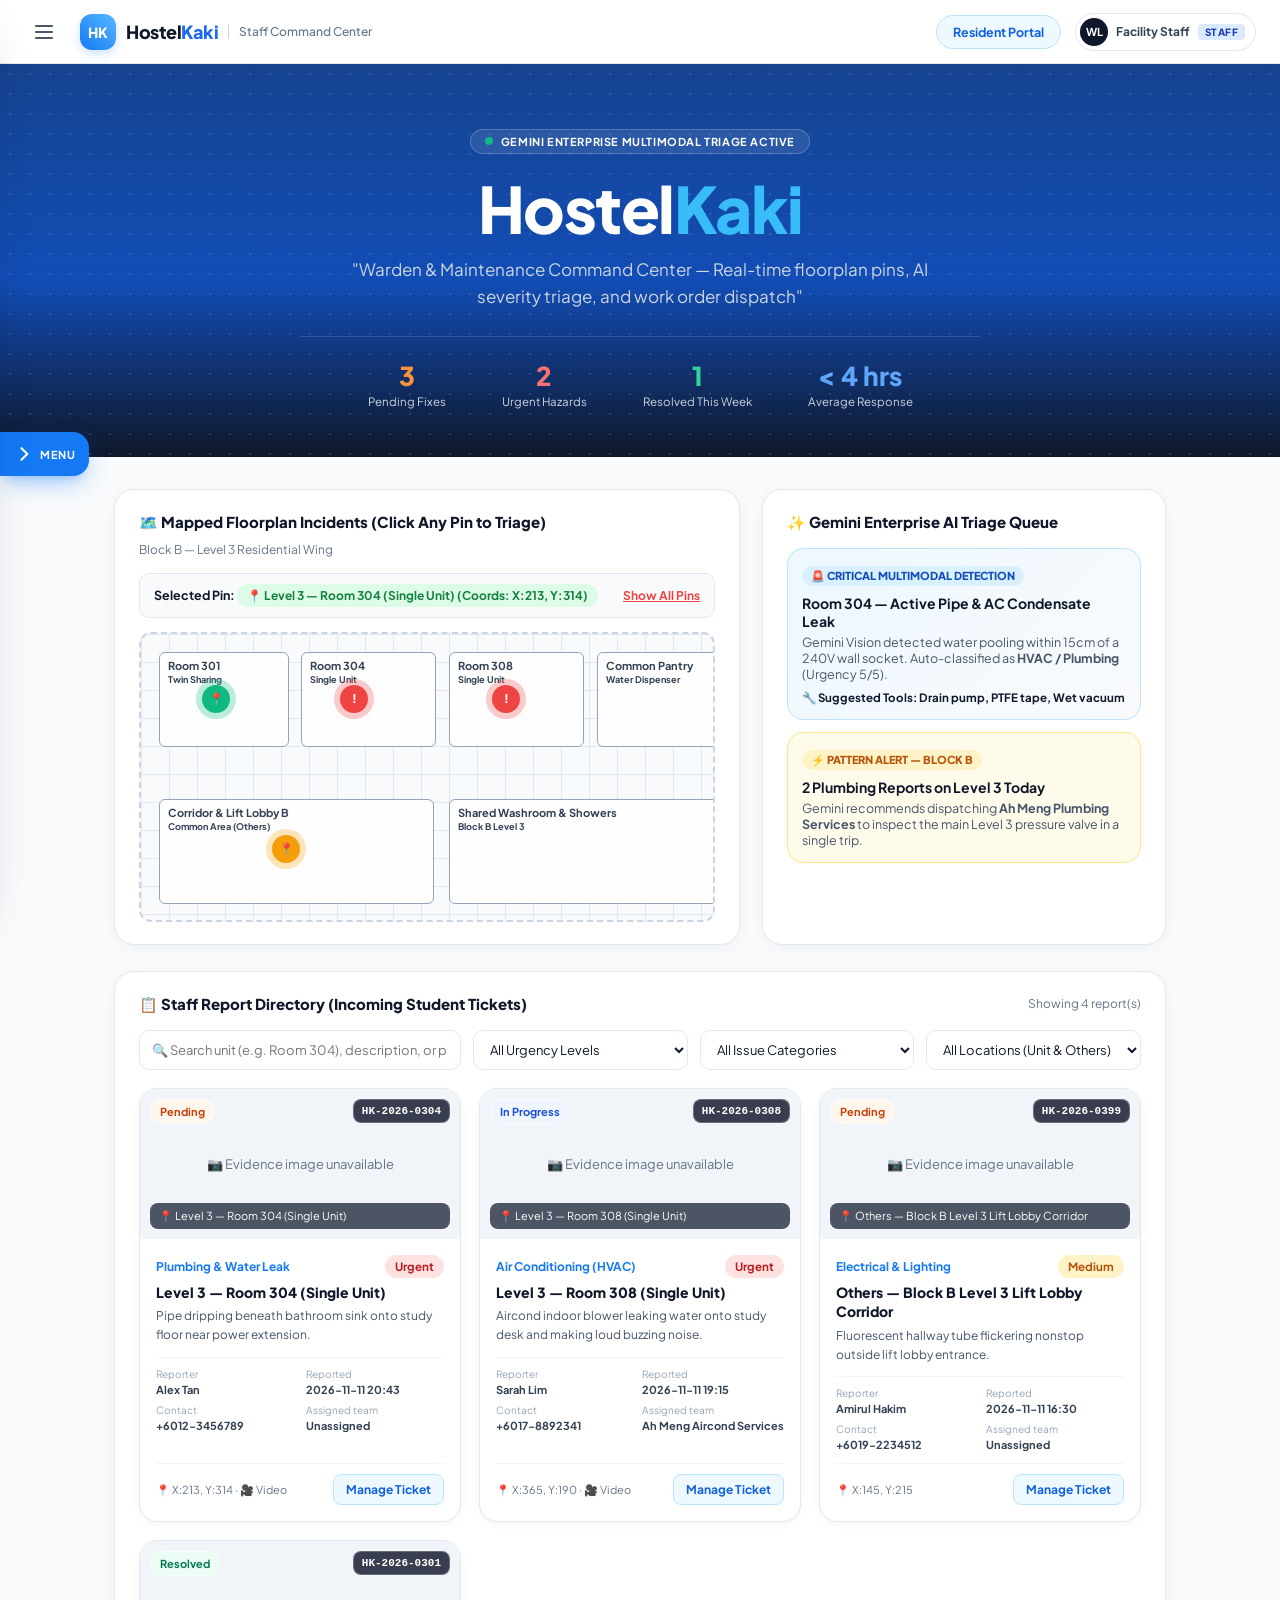
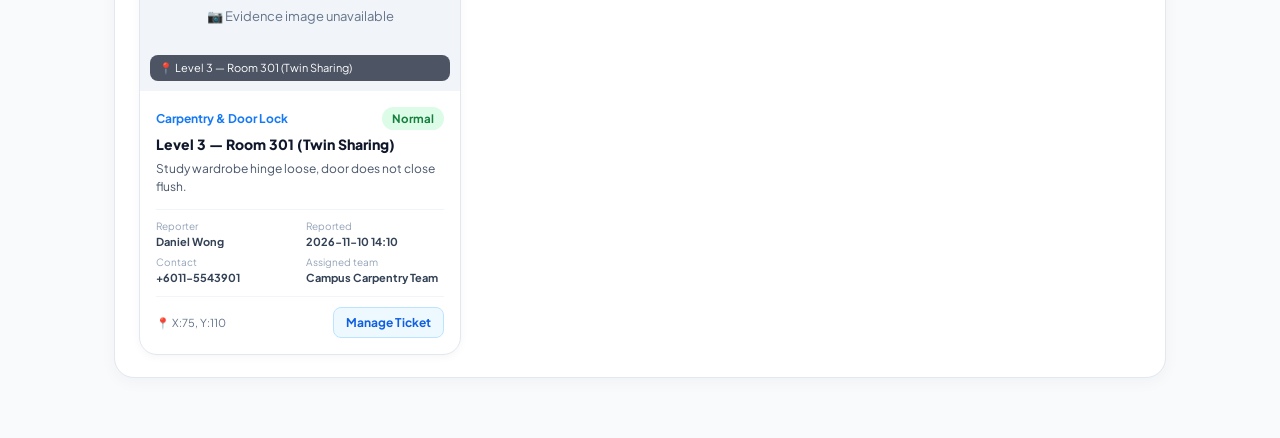
<file: warden.html>
<!DOCTYPE html>
<html lang="en">
<head>
  <meta charset="UTF-8" />
  <meta name="viewport" content="width=device-width, initial-scale=1.0" />
  <title>HostelKaki | Staff Command & Report Directory</title>
  <link rel="preconnect" href="https://fonts.googleapis.com">
  <link rel="preconnect" href="https://fonts.gstatic.com" crossorigin>
  <link href="https://fonts.googleapis.com/css2?family=Plus+Jakarta+Sans:wght@400;500;600;700;800&family=Inter:wght@400;500;600;700&display=swap" rel="stylesheet">
  <link rel="stylesheet" href="styles.css">
  <style>
    :root {
      --primary-blue: #1579f5;
      --deep-blue: #15438f;
      --sky-blue: #56b8ff;
      --accent-orange: #ff6b35;
      --urgent-red: #ef4444;
      --medium-amber: #f59e0b;
      --normal-green: #10b981;
      --bg-page: #f8fafc;
      --text-dark: #0f172a;
      --text-muted: #64748b;
      --border-color: #e2e8f0;
    }

    * { box-sizing: border-box; margin: 0; padding: 0; font-family: 'Plus Jakarta Sans', 'Inter', sans-serif; }

    body {
      background: var(--bg-page);
      color: var(--text-dark);
      min-height: 100vh;
    }

    .floating-menu-btn {
      position: fixed;
      left: 0;
      top: 48%;
      background: #1d6bf3;
      color: #fff;
      border: none;
      border-radius: 0 10px 10px 0;
      padding: 12px 14px;
      font-size: 11px;
      font-weight: 700;
      letter-spacing: 0.5px;
      cursor: pointer;
      box-shadow: 2px 4px 12px rgba(29, 107, 243, 0.35);
      z-index: 50;
      display: flex;
      align-items: center;
      gap: 6px;
    }

    .navbar {
      background: #ffffff;
      height: 68px;
      padding: 0 36px;
      display: flex;
      align-items: center;
      justify-content: space-between;
      border-bottom: 1px solid var(--border-color);
      position: sticky;
      top: 0;
      z-index: 40;
    }

    .nav-left { display: flex; align-items: center; gap: 16px; }

    .hamburger {
      font-size: 20px;
      color: #475569;
      cursor: pointer;
      user-select: none;
    }

    .brand {
      display: flex;
      align-items: center;
      gap: 10px;
      text-decoration: none;
    }

    .hk-badge {
      background: #1d6bf3;
      color: #fff;
      font-weight: 800;
      font-size: 14px;
      width: 34px;
      height: 34px;
      border-radius: 8px;
      display: flex;
      align-items: center;
      justify-content: center;
    }

    .brand-title {
      font-size: 20px;
      font-weight: 800;
      color: #0f172a;
      letter-spacing: -0.5px;
    }

    .brand-title span { color: #1d6bf3; }

    .portal-tag {
      font-size: 12px;
      color: var(--text-muted);
      border-left: 1px solid #cbd5e1;
      padding-left: 10px;
      font-weight: 500;
    }

    .nav-links {
      display: flex;
      gap: 28px;
      list-style: none;
    }

    .nav-links a {
      text-decoration: none;
      font-size: 14px;
      font-weight: 500;
      color: #475569;
      transition: 0.2s;
      cursor: pointer;
    }

    .nav-links a.active, .nav-links a:hover {
      color: #1d6bf3;
      font-weight: 700;
    }

    .nav-right {
      display: flex;
      align-items: center;
      gap: 14px;
    }

    .btn-resident-switch {
      background: #eff6ff;
      color: #1d6bf3;
      border: 1px solid #bfdbfe;
      padding: 8px 16px;
      border-radius: 999px;
      font-size: 12.5px;
      font-weight: 700;
      text-decoration: none;
      transition: 0.2s;
    }

    .btn-resident-switch:hover {
      background: #1d6bf3;
      color: #ffffff;
    }

    .user-pill {
      display: flex;
      align-items: center;
      gap: 8px;
      background: #f8fafc;
      border: 1px solid #e2e8f0;
      padding: 4px 10px 4px 4px;
      border-radius: 999px;
    }

    .avatar-circle {
      width: 28px;
      height: 28px;
      border-radius: 50%;
      background: #0f172a;
      color: #fff;
      font-size: 11px;
      font-weight: 700;
      display: flex;
      align-items: center;
      justify-content: center;
    }

    .role-select-dropdown {
      border: none;
      background: transparent;
      font-size: 12.5px;
      font-weight: 700;
      color: #1e293b;
      cursor: pointer;
      outline: none;
    }

    .role-badge-staff {
      background: #dbeafe;
      color: #1e40af;
      font-size: 10px;
      font-weight: 800;
      padding: 2px 7px;
      border-radius: 4px;
      letter-spacing: 0.4px;
    }

    .hero-banner {
      background: radial-gradient(circle at 50% 20%, #175bc7 0%, #09275e 100%);
      color: #fff;
      padding: 40px 24px 36px;
      text-align: center;
      position: relative;
    }

    .hero-banner::before {
      content: "";
      position: absolute;
      inset: 0;
      background-image: radial-gradient(rgba(255,255,255,0.12) 1px, transparent 1px);
      background-size: 20px 20px;
      pointer-events: none;
    }

    .hero-pill {
      display: inline-flex;
      align-items: center;
      gap: 8px;
      background: rgba(255,255,255,0.1);
      border: 1px solid rgba(255,255,255,0.2);
      padding: 5px 14px;
      border-radius: 999px;
      font-size: 11px;
      font-weight: 700;
      letter-spacing: 0.6px;
      margin-bottom: 14px;
    }

    .hero-pill .dot {
      width: 8px;
      height: 8px;
      background: #10b981;
      border-radius: 50%;
    }

    .hero-title {
      font-size: 42px;
      font-weight: 800;
      letter-spacing: -1px;
      margin-bottom: 8px;
    }

    .hero-title span { color: #38bdf8; }

    .hero-sub {
      font-size: 15px;
      color: #cbd5e1;
      max-width: 580px;
      margin: 0 auto 26px;
    }

    .stats-row {
      display: flex;
      justify-content: center;
      gap: 56px;
      border-top: 1px solid rgba(255,255,255,0.15);
      max-width: 680px;
      margin: 0 auto;
      padding-top: 22px;
      flex-wrap: wrap;
    }

    .stat-item h3 { font-size: 26px; font-weight: 800; margin-bottom: 2px; }
    .stat-item p { font-size: 11.5px; color: #cbd5e1; }
    .stat-orange { color: #fb923c; }
    .stat-red { color: #f87171; }
    .stat-green { color: #34d399; }
    .stat-blue { color: #60a5fa; }

    .container {
      max-width: 1240px;
      margin: 28px auto 60px;
      padding: 0 24px;
    }

    .top-grid {
      display: grid;
      grid-template-columns: 1.55fr 1fr;
      gap: 22px;
      margin-bottom: 26px;
    }

    @media (max-width: 960px) {
      .top-grid { grid-template-columns: 1fr; }
      .nav-links { display: none; }
      .ticket-cards { grid-template-columns: repeat(2, minmax(0, 1fr)); }
    }

    .card {
      background: #ffffff;
      border-radius: 16px;
      border: 1px solid var(--border-color);
      padding: 22px 24px;
      box-shadow: 0 4px 16px rgba(15, 23, 42, 0.03);
    }

    .card-header {
      display: flex;
      align-items: center;
      justify-content: space-between;
      margin-bottom: 16px;
      flex-wrap: wrap;
      gap: 10px;
    }

    .card-title {
      font-size: 15px;
      font-weight: 800;
      color: var(--text-dark);
      display: flex;
      align-items: center;
      gap: 8px;
    }

    .selected-pin-bar {
      background: #f8fafc;
      border: 1px solid #e2e8f0;
      border-radius: 10px;
      padding: 10px 14px;
      display: flex;
      align-items: center;
      justify-content: space-between;
      margin-bottom: 14px;
      font-size: 12.5px;
    }

    .pin-green-badge {
      background: #dcfce7;
      color: #15803d;
      font-weight: 700;
      padding: 4px 10px;
      border-radius: 999px;
      font-size: 12px;
      display: inline-flex;
      align-items: center;
      gap: 5px;
    }

    .floorplan-box {
      position: relative;
      width: 100%;
      height: 290px;
      background: #f8fafc;
      border: 2px dashed #cbd5e1;
      border-radius: 12px;
      overflow: hidden;
      background-image:
        linear-gradient(to right, #e2e8f0 1px, transparent 1px),
        linear-gradient(to bottom, #e2e8f0 1px, transparent 1px);
      background-size: 28px 28px;
    }

    .room-block {
      position: absolute;
      border: 1.5px solid #94a3b8;
      background: rgba(255, 255, 255, 0.85);
      border-radius: 6px;
      padding: 6px 8px;
      font-size: 11px;
      font-weight: 700;
      color: #334155;
      pointer-events: none;
    }

    .map-pin {
      position: absolute;
      transform: translate(-50%, -50%);
      width: 28px;
      height: 28px;
      border-radius: 50%;
      color: #fff;
      font-size: 12px;
      font-weight: 800;
      display: flex;
      align-items: center;
      justify-content: center;
      cursor: pointer;
      box-shadow: 0 0 0 5px rgba(239, 68, 68, 0.25);
      transition: transform 0.15s;
      z-index: 5;
    }

    .map-pin:hover { transform: translate(-50%, -50%) scale(1.2); }
    .pin-Urgent { background: var(--urgent-red); box-shadow: 0 0 0 6px rgba(239,68,68,0.28); }
    .pin-Medium { background: var(--medium-amber); box-shadow: 0 0 0 6px rgba(245,158,11,0.28); }
    .pin-Normal { background: var(--normal-green); box-shadow: 0 0 0 6px rgba(16,185,129,0.28); }

    .ai-insight-box {
      background: linear-gradient(135deg, #eff6ff 0%, #f8fafc 100%);
      border: 1px solid #bfdbfe;
      border-radius: 12px;
      padding: 14px;
      margin-bottom: 12px;
    }

    .ai-tag {
      display: inline-flex;
      align-items: center;
      gap: 5px;
      font-size: 11px;
      font-weight: 800;
      color: #1d4ed8;
      background: #dbeafe;
      padding: 3px 9px;
      border-radius: 999px;
      margin-bottom: 8px;
    }

    .filter-bar {
      display: grid;
      grid-template-columns: 1.5fr 1fr 1fr 1fr;
      gap: 12px;
      margin-bottom: 18px;
    }

    @media (max-width: 800px) {
      .filter-bar { grid-template-columns: 1fr 1fr; }
      .ticket-cards { grid-template-columns: repeat(2, minmax(0, 1fr)); }
    }

    .input-ctrl, .select-ctrl {
      width: 100%;
      padding: 10px 12px;
      border: 1.5px solid var(--border-color);
      border-radius: 10px;
      font-size: 13px;
      background: #fff;
      color: var(--text-dark);
      outline: none;
    }

    .input-ctrl:focus, .select-ctrl:focus {
      border-color: #1579f5;
      box-shadow: 0 0 0 3px rgba(21, 121, 245, 0.12);
    }

    .ticket-cards {
      display: grid;
      grid-template-columns: repeat(3, minmax(0, 1fr));
      gap: 18px;
    }

    .ticket-card {
      display: flex;
      flex-direction: column;
      min-width: 0;
      overflow: hidden;
      border: 1px solid #e2e8f0;
      border-radius: 18px;
      background: #fff;
      box-shadow: 0 2px 8px rgba(15, 23, 42, 0.04);
      transition: box-shadow 0.2s, transform 0.2s;
    }

    .ticket-card:hover {
      transform: translateY(-2px);
      box-shadow: 0 10px 24px rgba(15, 23, 42, 0.1);
    }

    .ticket-card-media {
      position: relative;
      height: 150px;
      overflow: hidden;
      background: #f1f5f9;
    }

    .ticket-card-media img {
      width: 100%;
      height: 100%;
      object-fit: cover;
    }

    .ticket-media-placeholder {
      display: flex;
      align-items: center;
      justify-content: center;
      width: 100%;
      height: 100%;
      color: #64748b;
      font-size: 13px;
    }

    .ticket-card-status,
    .ticket-card-id,
    .ticket-card-location {
      position: absolute;
      z-index: 1;
      max-width: calc(100% - 20px);
      overflow: hidden;
      text-overflow: ellipsis;
      white-space: nowrap;
    }

    .ticket-card-status {
      top: 10px;
      left: 10px;
      padding: 5px 9px;
      border: 1px solid rgba(255, 255, 255, 0.6);
      border-radius: 999px;
      background: rgba(255, 255, 255, 0.92);
      color: #334155;
      font-size: 11px;
      font-weight: 700;
    }

    .ticket-card-status.status-PENDING { background: #fff7ed; color: #c2410c; }
    .ticket-card-status.status-DISPATCHED { background: #eff6ff; color: #1d4ed8; }
    .ticket-card-status.status-RESOLVED { background: #ecfdf5; color: #047857; }

    .ticket-card-id {
      top: 10px;
      right: 10px;
      max-width: 48%;
      padding: 5px 8px;
      border: 1px solid rgba(255, 255, 255, 0.25);
      border-radius: 8px;
      background: rgba(15, 23, 42, 0.82);
      color: #fff;
      font-family: monospace;
      font-size: 11px;
      font-weight: 700;
    }

    .ticket-card-location {
      right: 10px;
      bottom: 10px;
      left: 10px;
      max-width: none;
      padding: 6px 9px;
      border-radius: 8px;
      background: rgba(15, 23, 42, 0.72);
      color: #fff;
      font-size: 11px;
    }

    .ticket-card-body {
      display: flex;
      flex: 1;
      flex-direction: column;
      gap: 12px;
      padding: 16px;
    }

    .ticket-card-meta,
    .ticket-card-footer {
      display: flex;
      align-items: center;
      justify-content: space-between;
      gap: 8px;
    }

    .ticket-card-category {
      min-width: 0;
      overflow: hidden;
      color: #1579f5;
      font-size: 12px;
      font-weight: 700;
      text-overflow: ellipsis;
      white-space: nowrap;
    }

    .ticket-card-title {
      margin-top: 5px;
      color: #0f172a;
      font-size: 14px;
      font-weight: 800;
      line-height: 1.4;
    }

    .ticket-card-description {
      display: -webkit-box;
      overflow: hidden;
      margin-top: 5px;
      color: #475569;
      font-size: 12px;
      line-height: 1.55;
      -webkit-box-orient: vertical;
      -webkit-line-clamp: 3;
    }

    .ticket-card-details {
      display: grid;
      grid-template-columns: 1fr 1fr;
      gap: 8px 12px;
      padding-top: 10px;
      border-top: 1px solid #f1f5f9;
    }

    .ticket-card-details span,
    .ticket-card-details strong {
      display: block;
      overflow: hidden;
      text-overflow: ellipsis;
      white-space: nowrap;
    }

    .ticket-card-details span { color: #94a3b8; font-size: 10px; }
    .ticket-card-details strong { margin-top: 3px; color: #334155; font-size: 11px; }

    .ticket-card-footer {
      margin-top: auto;
      padding-top: 10px;
      border-top: 1px solid #f1f5f9;
      color: #64748b;
      font-size: 11px;
    }

    .ticket-card-footer .btn-action { flex: 0 0 auto; }

    .directory-empty {
      padding: 40px 16px;
      color: #64748b;
      text-align: center;
    }

    .badge {
      display: inline-flex;
      align-items: center;
      gap: 5px;
      padding: 4px 10px;
      border-radius: 999px;
      font-size: 11.5px;
      font-weight: 700;
    }

    .badge-Urgent { background: #fee2e2; color: #b91c1c; }
    .badge-Medium { background: #fef3c7; color: #b45309; }
    .badge-Normal { background: #dcfce7; color: #15803d; }

    .status-pill {
      padding: 4px 9px;
      border-radius: 6px;
      font-size: 11px;
      font-weight: 700;
      background: #e2e8f0;
      color: #334155;
    }

    .status-RESOLVED { background: #dcfce7; color: #15803d; }
    .status-DISPATCHED { background: #dbeafe; color: #1e40af; }
    .status-PENDING { background: #ffedd5; color: #c2410c; }

    .btn-action {
      background: #eff6ff;
      color: #1d6bf3;
      border: 1px solid #bfdbfe;
      padding: 7px 12px;
      border-radius: 8px;
      font-size: 12px;
      font-weight: 700;
      cursor: pointer;
      transition: 0.15s;
    }

    .btn-action:hover { background: #1d6bf3; color: #fff; }

    .modal-backdrop {
      position: fixed;
      inset: 0;
      background: rgba(15, 23, 42, 0.6);
      display: none;
      align-items: center;
      justify-content: center;
      padding: 20px;
      z-index: 100;
    }

    .modal-backdrop.open { display: flex; }

    .modal-content {
      background: #ffffff;
      width: 100%;
      max-width: 860px;
      max-height: 92vh;
      overflow-y: auto;
      border-radius: 18px;
      padding: 28px 32px;
      box-shadow: 0 25px 50px -12px rgba(0,0,0,0.35);
    }

    .form-row-2 {
      display: grid;
      grid-template-columns: 1fr 1fr;
      gap: 18px;
      margin-bottom: 16px;
    }

    .field-label {
      display: block;
      font-size: 11px;
      font-weight: 800;
      text-transform: uppercase;
      color: #1e293b;
      margin-bottom: 6px;
      letter-spacing: 0.4px;
    }

    .btn-cancel {
      background: #fff;
      border: 1px solid #cbd5e1;
      padding: 10px 20px;
      border-radius: 10px;
      font-weight: 600;
      cursor: pointer;
    }

    .btn-orange-submit {
      background: linear-gradient(135deg, #ff7a3d, #f0521a);
      color: #fff;
      border: none;
      padding: 12px 22px;
      border-radius: 10px;
      font-weight: 700;
      cursor: pointer;
      box-shadow: 0 4px 14px rgba(240, 82, 26, 0.3);
    }

    .navbar {
      height: 64px;
      padding: 0;
      box-shadow: 0 1px 2px rgba(15, 23, 42, 0.03);
    }

    .navbar-content {
      display: flex;
      align-items: center;
      justify-content: space-between;
      gap: 20px;
      width: 100%;
      max-width: 1280px;
      height: 100%;
      margin: 0 auto;
      padding: 0 24px;
    }

    .header-menu-btn {
      display: flex;
      align-items: center;
      justify-content: center;
      width: 40px;
      height: 40px;
      border: 0;
      border-radius: 12px;
      background: transparent;
      color: #475569;
      cursor: pointer;
    }

    .header-menu-btn:hover { background: #f1f5f9; color: #1579f5; }
    .header-menu-btn svg { width: 24px; height: 24px; }

    .staff-quick-nav {
      display: flex;
      align-items: center;
      gap: 4px;
    }

    .staff-quick-nav a {
      padding: 8px 11px;
      border-radius: 10px;
      color: #475569;
      font-size: 13px;
      font-weight: 600;
      text-decoration: none;
      white-space: nowrap;
    }

    .staff-quick-nav a:hover,
    .staff-quick-nav a.active {
      background: #eef8ff;
      color: #0e60e1;
    }

    .staff-header-account {
      display: flex;
      align-items: center;
      gap: 8px;
      max-width: 290px;
      padding: 4px 10px 4px 4px;
      border: 1px solid #e2e8f0;
      border-radius: 999px;
      background: #fff;
    }

    .staff-header-account-name {
      overflow: hidden;
      color: #334155;
      font-size: 12px;
      font-weight: 700;
      text-overflow: ellipsis;
      white-space: nowrap;
    }

    .staff-drawer-backdrop {
      position: fixed;
      inset: 0;
      z-index: 49;
      background: rgba(15, 23, 42, 0.5);
      backdrop-filter: blur(4px);
      opacity: 0;
      pointer-events: none;
      transition: opacity 0.25s ease;
    }

    .staff-drawer-backdrop.is-open {
      opacity: 1;
      pointer-events: auto;
    }

    .staff-sidebar {
      position: fixed;
      inset: 0 auto 0 0;
      z-index: 50;
      display: flex;
      flex-direction: column;
      width: 320px;
      max-width: 85vw;
      background: #fff;
      border-right: 1px solid #e2e8f0;
      box-shadow: 0 25px 50px -12px rgba(15, 23, 42, 0.3);
      transform: translateX(-105%);
      transition: transform 0.3s ease-in-out;
    }

    .staff-sidebar.is-open { transform: translateX(0); }

    .staff-sidebar-header {
      display: flex;
      align-items: center;
      justify-content: space-between;
      padding: 20px;
      color: #fff;
      background: linear-gradient(110deg, #15438f, #124db6);
    }

    .staff-sidebar-brand {
      display: flex;
      align-items: center;
      gap: 12px;
    }

    .staff-sidebar-logo {
      display: flex;
      align-items: center;
      justify-content: center;
      width: 40px;
      height: 40px;
      border: 1px solid rgba(255, 255, 255, 0.2);
      border-radius: 12px;
      background: rgba(255, 255, 255, 0.1);
      color: #8ed2ff;
      font-size: 18px;
      font-weight: 800;
    }

    .staff-sidebar-header h2 { font-size: 17px; font-weight: 800; }
    .staff-sidebar-header p { margin-top: 2px; color: #bce4ff; font-size: 11px; }

    .staff-sidebar-close {
      display: flex;
      align-items: center;
      justify-content: center;
      width: 38px;
      height: 38px;
      border: 0;
      border-radius: 10px;
      background: transparent;
      color: #fff;
      cursor: pointer;
    }

    .staff-sidebar-close:hover { background: rgba(255, 255, 255, 0.12); }
    .staff-sidebar-close svg { width: 22px; height: 22px; }

    .staff-sidebar-profile {
      display: flex;
      align-items: center;
      gap: 12px;
      padding: 16px;
      border-bottom: 1px solid #e2e8f0;
      background: #f8fafc;
    }

    .staff-sidebar-profile .avatar-circle {
      width: 44px;
      height: 44px;
      flex: 0 0 auto;
      border: 2px solid #bce4ff;
      background: #d9f0ff;
      color: #124db6;
      font-size: 13px;
    }

    .staff-sidebar-profile-copy { min-width: 0; }
    .staff-sidebar-profile-name {
      overflow: hidden;
      color: #1e293b;
      font-size: 13px;
      font-weight: 700;
      text-overflow: ellipsis;
      white-space: nowrap;
    }

    .staff-sidebar-profile-role {
      margin-top: 3px;
      color: #64748b;
      font-size: 11px;
    }

    .staff-sidebar-nav {
      flex: 1;
      overflow-y: auto;
      padding: 16px;
    }

    .staff-sidebar-nav a {
      display: flex;
      align-items: center;
      gap: 12px;
      margin-bottom: 4px;
      padding: 12px 14px;
      border-radius: 12px;
      color: #475569;
      font-size: 13px;
      font-weight: 600;
      text-decoration: none;
      transition: background 0.18s, color 0.18s;
    }

    .staff-sidebar-nav a:hover,
    .staff-sidebar-nav a.active {
      background: #eef8ff;
      color: #0e60e1;
    }

    .staff-sidebar-nav svg {
      width: 20px;
      height: 20px;
      flex: 0 0 auto;
      color: #94a3b8;
    }

    .staff-sidebar-nav a:hover svg,
    .staff-sidebar-nav a.active svg { color: #1579f5; }

    .staff-sidebar-footer {
      padding: 16px;
      border-top: 1px solid #e2e8f0;
      background: #f8fafc;
    }

    .staff-sidebar-footer a {
      display: block;
      padding: 11px 14px;
      border-radius: 12px;
      background: #1e293b;
      color: #fff;
      font-size: 13px;
      font-weight: 700;
      text-align: center;
      text-decoration: none;
    }

    .staff-sidebar-footer a:hover { background: #0f172a; }

    body.drawer-open { overflow: hidden; }

    .floating-menu-btn {
      background: #1579f5;
      border-radius: 0 16px 16px 0;
      box-shadow: 0 10px 25px -5px rgba(21, 121, 245, 0.4), 0 8px 10px -6px rgba(21, 121, 245, 0.2);
      z-index: 40;
    }

    .hk-badge {
      width: 36px;
      height: 36px;
      border-radius: 12px;
      background: linear-gradient(45deg, #1579f5, #56b8ff);
      box-shadow: 0 4px 10px rgba(21, 121, 245, 0.2);
    }

    .brand-title {
      font-size: 18px;
      letter-spacing: -0.5px;
    }

    .brand, .portal-tag, .nav-links a {
      white-space: nowrap;
    }

    .hero-banner {
      background: linear-gradient(180deg, #15438f 0%, #124db6 55%, #0f172a 100%);
      padding: 64px 24px 48px;
    }

    .hero-title {
      font-size: clamp(42px, 6vw, 64px);
      letter-spacing: -1.5px;
    }

    .hero-sub {
      font-size: 17px;
      line-height: 1.6;
    }

    .container {
      max-width: 1100px;
      margin-top: 32px;
    }

    #floorplanSection, #directory { scroll-margin-top: 84px; }

    .card {
      border-radius: 20px;
      border-color: #e2e8f0;
      box-shadow: 0 4px 16px rgba(15, 23, 42, 0.04);
    }

    .ai-insight-box {
      border-color: #bce4ff;
      background: linear-gradient(135deg, #eef8ff 0%, #f8fafc 100%);
      border-radius: 16px;
    }

    .ai-tag {
      color: #124db6;
      background: #d9f0ff;
    }

    .input-ctrl:focus, .select-ctrl:focus {
      border-color: #1579f5;
      box-shadow: 0 0 0 3px rgba(21, 121, 245, 0.12);
    }

    .btn-resident-switch, .btn-action {
      color: #0e60e1;
      background: #eef8ff;
      border-color: #bce4ff;
    }

    .btn-resident-switch:hover, .btn-action:hover {
      color: #fff;
      background: #1579f5;
    }

    .btn-orange-submit {
      background: linear-gradient(135deg, #ff6b35, #e85924);
      border-radius: 12px;
      box-shadow: 0 4px 14px rgba(255, 107, 53, 0.25);
    }

    .modal-content {
      border-radius: 24px;
      border: 1px solid #e2e8f0;
    }

    @media (max-width: 600px) {
      .navbar-content { padding: 0 16px; gap: 8px; }
      .staff-quick-nav { display: none; }
      .nav-right { gap: 8px; }
      .btn-resident-switch { padding: 7px 10px; }
      .hero-banner { padding: 48px 18px 36px; }
      .container { padding: 0 16px; }
      .card { padding: 18px; }
      .staff-header-account { gap: 6px; max-width: 190px; }
      .staff-header-account-name { max-width: 100px; }
      .ticket-cards { grid-template-columns: 1fr; }
    }

    @media (max-width: 1280px) {
      .nav-links { display: none; }
      .staff-quick-nav { display: none; }
    }
  </style>
</head>
<body>

  <button class="floating-menu-btn" id="staff-sidebar-edge-btn" aria-label="Open Navigation Menu" title="Open Menu">
    <svg width="20" height="20" fill="none" stroke="currentColor" viewBox="0 0 24 24" aria-hidden="true">
      <path stroke-linecap="round" stroke-linejoin="round" stroke-width="2.5" d="M9 5l7 7-7 7"></path>
    </svg>
    <span>MENU</span>
  </button>

  <div class="staff-drawer-backdrop" id="staff-drawer-backdrop"></div>
  <aside class="staff-sidebar" id="staff-sidebar" aria-label="Staff navigation" aria-hidden="true">
    <div class="staff-sidebar-header">
      <div class="staff-sidebar-brand">
        <div class="staff-sidebar-logo">HK</div>
        <div>
          <h2>HostelKaki</h2>
          <p>Staff Command Center</p>
        </div>
      </div>
      <button class="staff-sidebar-close" id="staff-sidebar-close-btn" aria-label="Close Navigation Menu">
        <svg fill="none" stroke="currentColor" viewBox="0 0 24 24" aria-hidden="true">
          <path stroke-linecap="round" stroke-linejoin="round" stroke-width="2.5" d="M15 19l-7-7 7-7"></path>
        </svg>
      </button>
    </div>

    <div class="staff-sidebar-profile">
      <div class="avatar-circle" id="staffDrawerInitials">WL</div>
      <div class="staff-sidebar-profile-copy">
        <div class="staff-sidebar-profile-name" id="staffDrawerName">Facility Staff</div>
        <div class="staff-sidebar-profile-role">Facility Staff</div>
      </div>
    </div>

    <nav class="staff-sidebar-nav" aria-label="Staff portal navigation">
      <a href="#directory" class="active">
        <svg fill="none" stroke="currentColor" viewBox="0 0 24 24" aria-hidden="true">
          <path stroke-linecap="round" stroke-linejoin="round" stroke-width="2" d="M9 5h6m-6 4h6m-6 4h6m-6 4h6M5 5h.01M5 9h.01M5 13h.01M5 17h.01"></path>
        </svg>
        <span>Staff Report Directory</span>
      </a>
      <a href="#floorplanSection">
        <svg fill="none" stroke="currentColor" viewBox="0 0 24 24" aria-hidden="true">
          <path stroke-linecap="round" stroke-linejoin="round" stroke-width="2" d="M3 6l6-3 6 3 6-3v15l-6 3-6-3-6 3V6zm6-3v15m6-12v15"></path>
        </svg>
        <span>Floorplan Hazard Map</span>
      </a>
      <a href="index.html">
        <svg fill="none" stroke="currentColor" viewBox="0 0 24 24" aria-hidden="true">
          <path stroke-linecap="round" stroke-linejoin="round" stroke-width="2" d="M3 12l2-2m0 0l7-7 7 7M5 10v10a1 1 0 001 1h3m10-11l2 2m-2-2v10a1 1 0 01-1 1h-3"></path>
        </svg>
        <span>Resident Portal</span>
      </a>
    </nav>

    <div class="staff-sidebar-footer">
      <a href="index.html#report">← Resident Report Page</a>
    </div>
  </aside>

  <header class="navbar">
    <div class="navbar-content">
      <div class="nav-left">
        <button class="header-menu-btn" id="staff-header-menu-btn" aria-label="Open Navigation Menu" title="Open Menu">
          <svg fill="none" stroke="currentColor" viewBox="0 0 24 24" aria-hidden="true">
            <path stroke-linecap="round" stroke-linejoin="round" stroke-width="2" d="M4 6h16M4 12h16M4 18h16"></path>
          </svg>
        </button>
        <a href="index.html#home" class="brand">
          <div class="hk-badge">HK</div>
          <div class="brand-title">Hostel<span>Kaki</span></div>
          <span class="portal-tag">Staff Command Center</span>
        </a>
      </div>

      <nav class="staff-quick-nav" aria-label="Quick navigation">
        <a href="#directory" class="active">Directory</a>
        <a href="#floorplanSection">Floorplan</a>
        <a href="index.html">Resident Portal</a>
      </nav>

      <div class="nav-right">
        <a href="index.html#report" class="btn-resident-switch">Resident Portal</a>
        <div class="staff-header-account" title="Signed-in staff account">
          <div class="avatar-circle" id="staffHeaderInitials">WL</div>
          <span class="staff-header-account-name" id="staffHeaderName">Facility Staff</span>
          <span class="role-badge-staff" id="navUserRole">STAFF</span>
        </div>
      </div>
    </div>
  </header>

  <!-- Hero Banner -->
  <header class="hero-banner">
    <div class="hero-pill">
      <span class="dot"></span> GEMINI ENTERPRISE MULTIMODAL TRIAGE ACTIVE
    </div>
    <h1 class="hero-title">Hostel<span>Kaki</span></h1>
    <p class="hero-sub">"Warden & Maintenance Command Center — Real-time floorplan pins, AI severity triage, and work order dispatch"</p>

    <div class="stats-row">
      <div class="stat-item">
        <h3 class="stat-orange" id="statPending">4</h3>
        <p>Pending Fixes</p>
      </div>
      <div class="stat-item">
        <h3 class="stat-red" id="statUrgent">2</h3>
        <p>Urgent Hazards</p>
      </div>
      <div class="stat-item">
        <h3 class="stat-green" id="statResolved">18</h3>
        <p>Resolved This Week</p>
      </div>
      <div class="stat-item">
        <h3 class="stat-blue">&lt; 4 hrs</h3>
        <p>Average Response</p>
      </div>
    </div>
  </header>

  <main class="container">

    <!-- Floorplan Overview + Gemini AI Triage Queue -->
    <div class="top-grid">
      <div class="card" id="floorplanSection">
        <div class="card-header">
          <div class="card-title">🗺️ Mapped Floorplan Incidents (Click Any Pin to Triage)</div>
          <span style="font-size:12px; color:var(--text-muted);">Block B — Level 3 Residential Wing</span>
        </div>

        <div class="selected-pin-bar">
          <div>
            <strong>Selected Pin:</strong>
            <span class="pin-green-badge" id="activePinBadge">
              📍 Level 3 — Room 304 (Single Unit) (Coords: X:213, Y:314)
            </span>
          </div>
          <a style="color:#ef4444; font-weight:700; font-size:12px; cursor:pointer; text-decoration:underline;" onclick="filterByPin('ALL')">Show All Pins</a>
        </div>

        <div class="floorplan-box" id="staffFloorplan">
          <div class="room-block" style="left:18px; top:18px; width:130px; height:95px;">Room 301<br><small>Twin Sharing</small></div>
          <div class="room-block" style="left:160px; top:18px; width:135px; height:95px;">Room 304<br><small>Single Unit</small></div>
          <div class="room-block" style="left:308px; top:18px; width:135px; height:95px;">Room 308<br><small>Single Unit</small></div>
          <div class="room-block" style="left:456px; top:18px; width:160px; height:95px;">Common Pantry<br><small>Water Dispenser</small></div>
          <div class="room-block" style="left:18px; top:165px; width:275px; height:105px;">Corridor & Lift Lobby B<br><small>Common Area (Others)</small></div>
          <div class="room-block" style="left:308px; top:165px; width:308px; height:105px;">Shared Washroom & Showers<br><small>Block B Level 3</small></div>
          <div id="pinsContainer"></div>
        </div>
      </div>

      <div class="card">
        <div class="card-header">
          <div class="card-title">✨ Gemini Enterprise AI Triage Queue</div>
        </div>

        <div class="ai-insight-box">
          <div class="ai-tag">🚨 CRITICAL MULTIMODAL DETECTION</div>
          <h4 style="font-size:14px; margin-bottom:4px;">Room 304 — Active Pipe & AC Condensate Leak</h4>
          <p style="font-size:12.5px; color:#475569; margin-bottom:8px;">
            Gemini Vision detected water pooling within 15cm of a 240V wall socket. Auto-classified as <strong>HVAC / Plumbing</strong> (Urgency 5/5).
          </p>
          <div style="font-size:11.5px; font-weight:700; color:#0f172a;">
            🔧 Suggested Tools: Drain pump, PTFE tape, Wet vacuum
          </div>
        </div>

        <div class="ai-insight-box" style="background:#fffbeb; border-color:#fde68a;">
          <div class="ai-tag" style="background:#fef3c7; color:#b45309;">⚡ PATTERN ALERT — BLOCK B</div>
          <h4 style="font-size:14px; margin-bottom:4px;">2 Plumbing Reports on Level 3 Today</h4>
          <p style="font-size:12.5px; color:#475569;">
             Gemini recommends dispatching <strong>Ah Meng Plumbing Services</strong> to inspect the main Level 3 pressure valve in a single trip.
          </p>
        </div>
      </div>
    </div>

    <!-- Staff Report Directory Table -->
    <div class="card" id="directory">
      <div class="card-header">
        <div class="card-title">📋 Staff Report Directory (Incoming Student Tickets)</div>
        <span style="font-size:12px; color:var(--text-muted);" id="ticketCountLabel">Showing 4 reports</span>
      </div>

      <div class="filter-bar">
        <input type="text" id="searchInput" class="input-ctrl" placeholder="🔍 Search unit (e.g. Room 304), description, or phone..." oninput="renderDirectory()" />
        <select id="urgencyFilter" class="select-ctrl" onchange="renderDirectory()">
          <option value="ALL">All Urgency Levels</option>
          <option value="Urgent">🔴 Urgent (Hazard / Active Leak / Power Outage)</option>
          <option value="Medium">🟡 Medium (Fix within 24 hours)</option>
          <option value="Normal">🟢 Normal (Fix within 48 hours)</option>
        </select>
        <select id="categoryFilter" class="select-ctrl" onchange="renderDirectory()">
          <option value="ALL">All Issue Categories</option>
          <option value="Plumbing & Water">💧 Plumbing & Water</option>
          <option value="Plumbing & Water Leak">💧 Plumbing & Water Leak</option>
          <option value="Air Conditioning">❄️ Air Conditioning</option>
          <option value="Air Conditioning (HVAC)">❄️ Air Conditioning (HVAC)</option>
          <option value="Electrical & Lighting">⚡ Electrical & Lighting</option>
          <option value="Furniture & Fixtures">🪑 Furniture & Fixtures</option>
          <option value="Doors, Windows & Lock">🔑 Doors, Windows & Lock</option>
          <option value="Cleanliness & Pest">🐜 Cleanliness & Pest</option>
          <option value="Other Issue">⚙️ Other Issue</option>
          <option value="Carpentry & Door Lock">🚪 Carpentry & Door Lock</option>
        </select>
        <select id="locationTypeFilter" class="select-ctrl" onchange="renderDirectory()">
          <option value="ALL">All Locations (Unit & Others)</option>
          <option value="Unit">🏠 Residential Unit Number</option>
          <option value="Others">🏢 Others (Corridor / Common Area)</option>
        </select>
      </div>

      <div class="ticket-cards" id="directoryCards"></div>
      <div class="directory-empty" id="directoryEmpty" hidden>
        <strong>No reports found</strong>
        <p>Try changing your search or filters.</p>
      </div>
    </div>
  </main>

  <!-- Staff Ticket Inspector & AI Dispatch Modal -->
  <div class="modal-backdrop" id="inspectModal">
    <div class="modal-content">
      <div class="card-header">
        <div class="card-title" id="modalTicketTitle">Inspect Maintenance Report</div>
        <button class="btn-cancel" onclick="closeInspectModal()">✕ Close</button>
      </div>

      <div class="form-row-2" id="inspectModalBody"></div>
    </div>
  </div>

  <script>
    const APP_REPORTS_KEY = "hostelkaki_reports_v2";
    const APP_USER_KEY = "hostelkaki_active_user_v2";

    function getStoredArray(key) {
      const storedValue = localStorage.getItem(key);
      if (storedValue === null) return null;

      const parsedValue = JSON.parse(storedValue);
      if (!Array.isArray(parsedValue)) {
        throw new TypeError(`${key} must contain a JSON array.`);
      }
      return parsedValue;
    }

    function initializeStaffAccount() {
      const storedUser = localStorage.getItem(APP_USER_KEY);
      if (!storedUser) return;

      try {
        const user = JSON.parse(storedUser);
        if (user.role !== "staff") return;
        const name = user.name || "Facility Staff";
        const initials = user.avatar || name.split(" ").map(part => part[0]).join("").slice(0, 2).toUpperCase();
        document.getElementById("staffHeaderName").textContent = name;
        document.getElementById("staffHeaderInitials").textContent = initials;
        document.getElementById("staffDrawerName").textContent = name;
        document.getElementById("staffDrawerInitials").textContent = initials;
      } catch (error) {
        console.error("Could not read the signed-in staff account.", error);
      }
    }

    function setStaffDrawerOpen(isOpen) {
      const drawer = document.getElementById("staff-sidebar");
      const backdrop = document.getElementById("staff-drawer-backdrop");
      const openButtons = [
        document.getElementById("staff-sidebar-edge-btn"),
        document.getElementById("staff-header-menu-btn")
      ];

      drawer.classList.toggle("is-open", isOpen);
      backdrop.classList.toggle("is-open", isOpen);
      drawer.setAttribute("aria-hidden", String(!isOpen));
      document.body.classList.toggle("drawer-open", isOpen);
      openButtons.forEach(button => button.setAttribute("aria-expanded", String(isOpen)));
    }

    function initializeStaffNavigation() {
      const drawer = document.getElementById("staff-sidebar");
      const openButtons = [
        document.getElementById("staff-sidebar-edge-btn"),
        document.getElementById("staff-header-menu-btn")
      ];

      openButtons.forEach(button => {
        button.addEventListener("click", () => setStaffDrawerOpen(true));
        button.setAttribute("aria-controls", "staff-sidebar");
        button.setAttribute("aria-expanded", "false");
      });

      document.getElementById("staff-sidebar-close-btn")
        .addEventListener("click", () => setStaffDrawerOpen(false));
      document.getElementById("staff-drawer-backdrop")
        .addEventListener("click", () => setStaffDrawerOpen(false));
      drawer.querySelectorAll('a[href^="#"]').forEach(link => {
        link.addEventListener("click", () => setStaffDrawerOpen(false));
      });
      window.addEventListener("keydown", event => {
        if (event.key === "Escape") setStaffDrawerOpen(false);
      });
    }

    const defaultTickets = [
      {
        id: "HK-2026-0304",
        studentName: "Alex Tan",
        phone: "+6012-3456789",
        dateTime: "2026-11-11 20:43",
        locationType: "Unit",
        locationName: "Level 3 — Room 304 (Single Unit)",
        coords: { x: 213, y: 65 },
        displayCoords: "X:213, Y:314",
        category: "Plumbing & Water Leak",
        urgency: "Urgent",
        description: "Pipe dripping beneath bathroom sink onto study floor near power extension.",
        imageUrl: "https://images.unsplash.com/photo-1585704032915-c3400ca199e7?auto=format&fit=crop&w=500&q=80",
        videoAttached: true,
        status: "PENDING",
        contractor: "Unassigned",
        aiTriage: {
          trade: "Plumbing / Electrical Hazard",
          score: "5/5 Emergency",
          hazard: "Active water leak adjacent to 240V outlet",
          tools: "Pipe wrench, PTFE thread tape, P-trap seal"
        }
      },
      {
        id: "HK-2026-0308",
        studentName: "Sarah Lim",
        phone: "+6017-8892341",
        dateTime: "2026-11-11 19:15",
        locationType: "Unit",
        locationName: "Level 3 — Room 308 (Single Unit)",
        coords: { x: 365, y: 65 },
        displayCoords: "X:365, Y:190",
        category: "Air Conditioning (HVAC)",
        urgency: "Urgent",
        description: "Aircond indoor blower leaking water onto study desk and making loud buzzing noise.",
        imageUrl: "https://images.unsplash.com/photo-1621905251189-08b45d6a269e?auto=format&fit=crop&w=500&q=80",
        videoAttached: true,
        status: "DISPATCHED",
        contractor: "Ah Meng Aircond Services",
        aiTriage: {
          trade: "HVAC",
          score: "5/5 Emergency",
          hazard: "Condensate overflow above study desk electronics",
          tools: "Condensate drain pump, coil fin brush"
        }
      },
      {
        id: "HK-2026-0399",
        studentName: "Amirul Hakim",
        phone: "+6019-2234512",
        dateTime: "2026-11-11 16:30",
        locationType: "Others",
        locationName: "Others — Block B Level 3 Lift Lobby Corridor",
        coords: { x: 145, y: 215 },
        displayCoords: "X:145, Y:215",
        category: "Electrical & Lighting",
        urgency: "Medium",
        description: "Fluorescent hallway tube flickering nonstop outside lift lobby entrance.",
        imageUrl: "https://images.unsplash.com/photo-1513694203232-719a280e022f?auto=format&fit=crop&w=500&q=80",
        videoAttached: false,
        status: "PENDING",
        contractor: "Unassigned",
        aiTriage: {
          trade: "Electrical",
          score: "3/5 Priority",
          hazard: "Reduced night visibility in common corridor",
          tools: "LED T8 replacement tube, starter ballast"
        }
      },
      {
        id: "HK-2026-0301",
        studentName: "Daniel Wong",
        phone: "+6011-5543901",
        dateTime: "2026-11-10 14:10",
        locationType: "Unit",
        locationName: "Level 3 — Room 301 (Twin Sharing)",
        coords: { x: 75, y: 65 },
        displayCoords: "X:75, Y:110",
        category: "Carpentry & Door Lock",
        urgency: "Normal",
        description: "Study wardrobe hinge loose, door does not close flush.",
        imageUrl: "https://images.unsplash.com/photo-1558618666-fcd25c85cd64?auto=format&fit=crop&w=500&q=80",
        videoAttached: false,
        status: "RESOLVED",
        contractor: "Campus Carpentry Team",
        aiTriage: {
          trade: "Carpentry",
          score: "1/5 Routine",
          hazard: "No immediate safety hazard",
          tools: "35mm concealed cabinet hinge, Phillips screwdriver"
        }
      }
    ];

    function reportToTicket(report) {
      const locationType = report.locationType || "";
      const floorplan = report.floorplan || {};
      const status = (report.status || "Pending").toLowerCase();
      const locationName = report.customLocation
        ? `${locationType} — ${report.customLocation}`
        : locationType;

      return {
        id: report.id,
        studentName: report.reporterName || "Resident",
        phone: report.reporterPhone || "",
        dateTime: (report.datetime || "").replace("T", " "),
        locationType: locationType === "Others" || locationType.indexOf("Common Area") === 0 ? "Others" : "Unit",
        locationName: locationName || "Location not specified",
        coords: { x: Math.round((floorplan.x || 0) * 0.75), y: Math.round((floorplan.y || 0) * 0.6) },
        displayCoords: floorplan.x !== undefined && floorplan.y !== undefined
          ? `X:${floorplan.x}, Y:${floorplan.y}`
          : "Not pinned",
        category: report.category || "Other Issue",
        urgency: report.urgency || "Normal",
        description: report.description || "",
        imageUrl: report.imageUrl || "",
        videoAttached: Boolean(report.videoUrl),
        status: status === "resolved" ? "RESOLVED" : status === "in progress" ? "DISPATCHED" : "PENDING",
        contractor: report.contractor || "Unassigned",
        aiTriage: {
          trade: report.category || "Maintenance",
          score: report.urgency === "Urgent" ? "5/5 Emergency" : report.urgency === "Medium" ? "3/5 Priority" : "1/5 Routine",
          hazard: report.description || "No additional hazard details provided",
          tools: "Assessment required"
        }
      };
    }

    const storedReports = getStoredArray(APP_REPORTS_KEY);
    const usingSharedReports = storedReports !== null;
    const legacyTickets = getStoredArray("hostelkaki_tickets");
    let tickets = usingSharedReports
      ? storedReports.map(reportToTicket)
      : legacyTickets || defaultTickets;
    let selectedFilterId = "ALL";

    function saveTickets() {
      if (usingSharedReports) {
        const reports = getStoredArray(APP_REPORTS_KEY);
        if (reports === null) {
          throw new Error("The resident report list could not be loaded.");
        }

        tickets.forEach(ticket => {
          const report = reports.find(item => item.id === ticket.id);
          if (!report) return;
          report.status = ticket.status === "RESOLVED"
            ? "Resolved"
            : ticket.status === "DISPATCHED" ? "In Progress" : "Pending";
          report.contractor = ticket.contractor;
        });
        localStorage.setItem(APP_REPORTS_KEY, JSON.stringify(reports));
      } else {
        localStorage.setItem("hostelkaki_tickets", JSON.stringify(tickets));
      }
      updateStats();
    }

    function updateStats() {
      const pending = tickets.filter(t => t.status !== "RESOLVED").length;
      const urgent = tickets.filter(t => t.urgency === "Urgent" && t.status !== "RESOLVED").length;
      const resolved = tickets.filter(t => t.status === "RESOLVED").length;
      document.getElementById("statPending").textContent = pending;
      document.getElementById("statUrgent").textContent = urgent;
      document.getElementById("statResolved").textContent = resolved;
    }

    function renderFloorplanPins() {
      const container = document.getElementById("pinsContainer");
      container.innerHTML = "";

      tickets.forEach(ticket => {
        const pin = document.createElement("div");
        pin.className = `map-pin pin-${ticket.urgency}`;
        pin.style.left = `${ticket.coords.x}px`;
        pin.style.top = `${ticket.coords.y}px`;
        pin.title = `${ticket.locationName} (${ticket.category})`;
        pin.textContent = ticket.urgency === "Urgent" ? "!" : "📍";
        pin.onclick = () => {
          document.getElementById("activePinBadge").textContent =
            `📍 ${ticket.locationName} (Coords: ${ticket.displayCoords})`;
          openInspectModal(ticket.id);
        };
        container.appendChild(pin);
      });
    }

    function filterByPin(id) {
      selectedFilterId = id;
      renderDirectory();
    }

    function renderDirectory() {
      const search = document.getElementById("searchInput").value.toLowerCase().trim();
      const urgency = document.getElementById("urgencyFilter").value;
      const category = document.getElementById("categoryFilter").value;
      const locType = document.getElementById("locationTypeFilter").value;

      const filtered = tickets.filter(t => {
        const matchesSearch =
          t.id.toLowerCase().includes(search) ||
          t.locationName.toLowerCase().includes(search) ||
          t.description.toLowerCase().includes(search) ||
          t.phone.toLowerCase().includes(search) ||
          t.studentName.toLowerCase().includes(search) ||
          t.category.toLowerCase().includes(search);
        const matchesUrgency = urgency === "ALL" || t.urgency === urgency;
        const matchesCat = category === "ALL" || t.category === category;
        const matchesLoc = locType === "ALL" || t.locationType === locType;
        const matchesPin = selectedFilterId === "ALL" || t.id === selectedFilterId;
        return matchesSearch && matchesUrgency && matchesCat && matchesLoc && matchesPin;
      });

      document.getElementById("ticketCountLabel").textContent = `Showing ${filtered.length} report(s)`;
      const cards = document.getElementById("directoryCards");
      const emptyState = document.getElementById("directoryEmpty");
      emptyState.hidden = filtered.length > 0;
      cards.innerHTML = filtered.map(t => {
        const statusLabel = t.status === "DISPATCHED"
          ? "In Progress"
          : t.status === "RESOLVED" ? "Resolved" : "Pending";
        const dateParts = t.dateTime.split(" ");

        return `
          <article class="ticket-card">
            <div class="ticket-card-media">
              ${t.imageUrl
                ? `<img src="${t.imageUrl}" alt="Issue evidence for ${t.id}" />`
                : `<div class="ticket-media-placeholder">📷 No photo attached</div>`}
              <span class="ticket-card-status status-${t.status}">${statusLabel}</span>
              <span class="ticket-card-id">${t.id}</span>
              <span class="ticket-card-location">📍 ${t.locationName}</span>
            </div>
            <div class="ticket-card-body">
              <div>
                <div class="ticket-card-meta">
                  <span class="ticket-card-category">${t.category}</span>
                  <span class="badge badge-${t.urgency}">${t.urgency}</span>
                </div>
                <h3 class="ticket-card-title">${t.locationName}</h3>
                <p class="ticket-card-description">${t.description}</p>
              </div>
              <div class="ticket-card-details">
                <div><span>Reporter</span><strong>${t.studentName}</strong></div>
                <div><span>Reported</span><strong>${dateParts[0] || "Date unavailable"} ${dateParts[1] || ""}</strong></div>
                <div><span>Contact</span><strong>${t.phone || "Not provided"}</strong></div>
                <div><span>Assigned team</span><strong>${t.contractor}</strong></div>
              </div>
              <div class="ticket-card-footer">
                <span>📍 ${t.displayCoords}${t.videoAttached ? " · 🎥 Video" : ""}</span>
                <button class="btn-action" onclick="openInspectModal('${t.id}')">Manage Ticket</button>
              </div>
            </div>
          </article>
        `;
      }).join("");
      cards.querySelectorAll(".ticket-card-media img").forEach(image => {
        image.addEventListener("error", () => {
          const placeholder = document.createElement("div");
          placeholder.className = "ticket-media-placeholder";
          placeholder.textContent = "📷 Evidence image unavailable";
          image.replaceWith(placeholder);
        }, { once: true });
      });
    }

    function openInspectModal(ticketId) {
      const t = tickets.find(item => item.id === ticketId);
      if (!t) return;

      document.getElementById("modalTicketTitle").textContent =
        `Ticket ${t.id} — ${t.locationName}`;

      document.getElementById("inspectModalBody").innerHTML = `
        <div>
          <img src="${t.imageUrl}" style="width:100%; height:210px; object-fit:cover; border-radius:12px; border:1px solid #cbd5e1; margin-bottom:12px;" />
          <div style="background:#f8fafc; padding:12px; border-radius:10px; border:1px solid #e2e8f0; font-size:12.5px;">
            <p style="margin-bottom:6px;"><strong>📅 Date & Time:</strong> ${t.dateTime}</p>
            <p style="margin-bottom:6px;"><strong>📍 Location (${t.locationType}):</strong> ${t.locationName}</p>
            <p style="margin-bottom:6px;"><strong>🗺️ Floorplan Pin:</strong> ${t.displayCoords}</p>
            <p style="margin-bottom:6px;"><strong>📞 Phone Number:</strong> ${t.phone} (${t.studentName})</p>
            <p><strong>📝 Location Description:</strong> ${t.description}</p>
          </div>
        </div>

        <div>
          <div class="ai-insight-box">
            <div class="ai-tag">✨ GEMINI MULTIMODAL ANALYSIS</div>
            <p style="font-size:13px; margin-bottom:6px;"><strong>Classified Trade:</strong> ${t.aiTriage.trade}</p>
            <p style="font-size:13px; margin-bottom:6px;"><strong>AI Urgency Rating:</strong> ${t.aiTriage.score}</p>
            <p style="font-size:13px; margin-bottom:6px; color:#b91c1c;"><strong>Hazard Flag:</strong> ${t.aiTriage.hazard}</p>
            <p style="font-size:12.5px;"><strong>Recommended Parts/Tools:</strong> ${t.aiTriage.tools}</p>
          </div>

          <div style="margin-top:14px;">
            <label class="field-label">ASSIGN CONTRACTOR / MAINTENANCE TEAM</label>
            <select id="modalContractor" class="select-ctrl" style="margin-bottom:12px;">
              <option value="Ah Meng Plumbing & Pipe Services" ${t.contractor.includes('Plumbing') ? 'selected' : ''}>Ah Meng Plumbing & Pipe Services</option>
              <option value="Ah Meng Aircond Services" ${t.contractor.includes('Aircond') ? 'selected' : ''}>Ah Meng Aircond Services</option>
              <option value="Campus Electrical Response Team" ${t.contractor.includes('Electrical') ? 'selected' : ''}>Campus Electrical Response Team</option>
              <option value="Campus Carpentry Team" ${t.contractor.includes('Carpentry') ? 'selected' : ''}>Campus Carpentry Team</option>
            </select>

            <label class="field-label">UPDATE WORK ORDER STATUS</label>
            <select id="modalStatus" class="select-ctrl" style="margin-bottom:18px;">
              <option value="PENDING" ${t.status === 'PENDING' ? 'selected' : ''}>PENDING TRIAGE</option>
              <option value="DISPATCHED" ${t.status === 'DISPATCHED' ? 'selected' : ''}>DISPATCHED TO CONTRACTOR</option>
              <option value="RESOLVED" ${t.status === 'RESOLVED' ? 'selected' : ''}>RESOLVED & VERIFIED</option>
            </select>

            <button class="btn-orange-submit" style="width:100%;" onclick="saveDispatchUpdate('${t.id}')">
              ✓ Update Status & Notify Student
            </button>
          </div>
        </div>
      `;

      document.getElementById("inspectModal").classList.add("open");
    }

    function saveDispatchUpdate(ticketId) {
      const idx = tickets.findIndex(t => t.id === ticketId);
      if (idx > -1) {
        tickets[idx].contractor = document.getElementById("modalContractor").value;
        tickets[idx].status = document.getElementById("modalStatus").value;
        saveTickets();
        renderDirectory();
        closeInspectModal();
      }
    }

    function closeInspectModal() {
      document.getElementById("inspectModal").classList.remove("open");
    }

    initializeStaffAccount();
    initializeStaffNavigation();
    updateStats();
    renderFloorplanPins();
    renderDirectory();
  </script>
</body>
</html>
</file>
<file: styles.css>
/* HostelKaki Custom Styles */

/* Subtle Glassmorphism and Backdrop Blur */
.glass-panel {
  background: rgba(255, 255, 255, 0.85);
  backdrop-filter: blur(12px);
  -webkit-backdrop-filter: blur(12px);
}

/* Floating Navigation Drawer Open Button Styling */
#sidebar-open-btn {
  box-shadow: 0 10px 25px -5px rgba(21, 121, 245, 0.4), 0 8px 10px -6px rgba(21, 121, 245, 0.2);
  animation: gentle-nudge 4s infinite ease-in-out;
}

@keyframes gentle-nudge {
  0%, 100% {
    transform: translateX(0);
  }
  50% {
    transform: translateX(4px);
  }
}

/* Nav Link Active state */
.nav-link.active {
  background-color: #eef8ff;
  color: #0e60e1;
  font-weight: 700;
}

.nav-link.active svg {
  color: #0e60e1;
}

.header-nav-btn.active {
  color: #0e60e1;
  background-color: #f1f5f9;
  font-weight: 700;
}

/* Status Filter Buttons */
.status-filter-btn {
  border-color: #e2e8f0;
  background-color: #f8fafc;
  color: #64748b;
}

.status-filter-btn:hover {
  background-color: #f1f5f9;
  color: #334155;
}

.status-filter-btn.active {
  background-color: #0f172a;
  color: #ffffff;
  border-color: #0f172a;
}

/* Interactive SVG Floorplan styling */
.room-zone {
  cursor: pointer;
  transition: all 0.2s ease;
}

.room-zone rect {
  transition: fill 0.2s ease, stroke 0.2s ease, stroke-width 0.2s ease;
}

.room-zone:hover rect {
  stroke-width: 2.5;
  filter: brightness(1.2);
}

#floorplan-pin {
  pointer-events: none;
}

/* Custom Scrollbars */
::-webkit-scrollbar {
  width: 10px;
  height: 10px;
}

::-webkit-scrollbar-track {
  background: transparent;
}

::-webkit-scrollbar-thumb {
  background: #cbd5e1;
  background-clip: padding-box;
  border: 2px solid transparent;
  border-radius: 9999px;
}

::-webkit-scrollbar-thumb:hover {
  background: #94a3b8;
}

/* Drag over visual feedback */
.drag-over {
  border-color: #2b98ff !important;
  background-color: #d9f0ff !important;
}

/* Modal Open Animation */
.modal-open {
  opacity: 1 !important;
  pointer-events: auto !important;
}

.modal-open > div {
  transform: scale(1) !important;
}

/* AI Concierge Chatbox Widget Styles */
.scrollbar-none::-webkit-scrollbar {
  display: none;
}
.scrollbar-none {
  -ms-overflow-style: none;
  scrollbar-width: none;
}

#ai-concierge-window {
  box-shadow: 0 25px 50px -12px rgba(15, 23, 42, 0.25), 0 0 0 1px rgba(15, 23, 42, 0.05);
  animation: slideUpFade 0.25s cubic-bezier(0.16, 1, 0.3, 1);
}

@keyframes slideUpFade {
  from {
    opacity: 0;
    transform: translateY(16px) scale(0.97);
  }
  to {
    opacity: 1;
    transform: translateY(0) scale(1);
  }
}

#ai-concierge-messages::-webkit-scrollbar {
  width: 6px;
}
#ai-concierge-messages::-webkit-scrollbar-thumb {
  background: #cbd5e1;
  border-radius: 9999px;
}
#ai-concierge-messages::-webkit-scrollbar-thumb:hover {
  background: #94a3b8;
}
</file>
